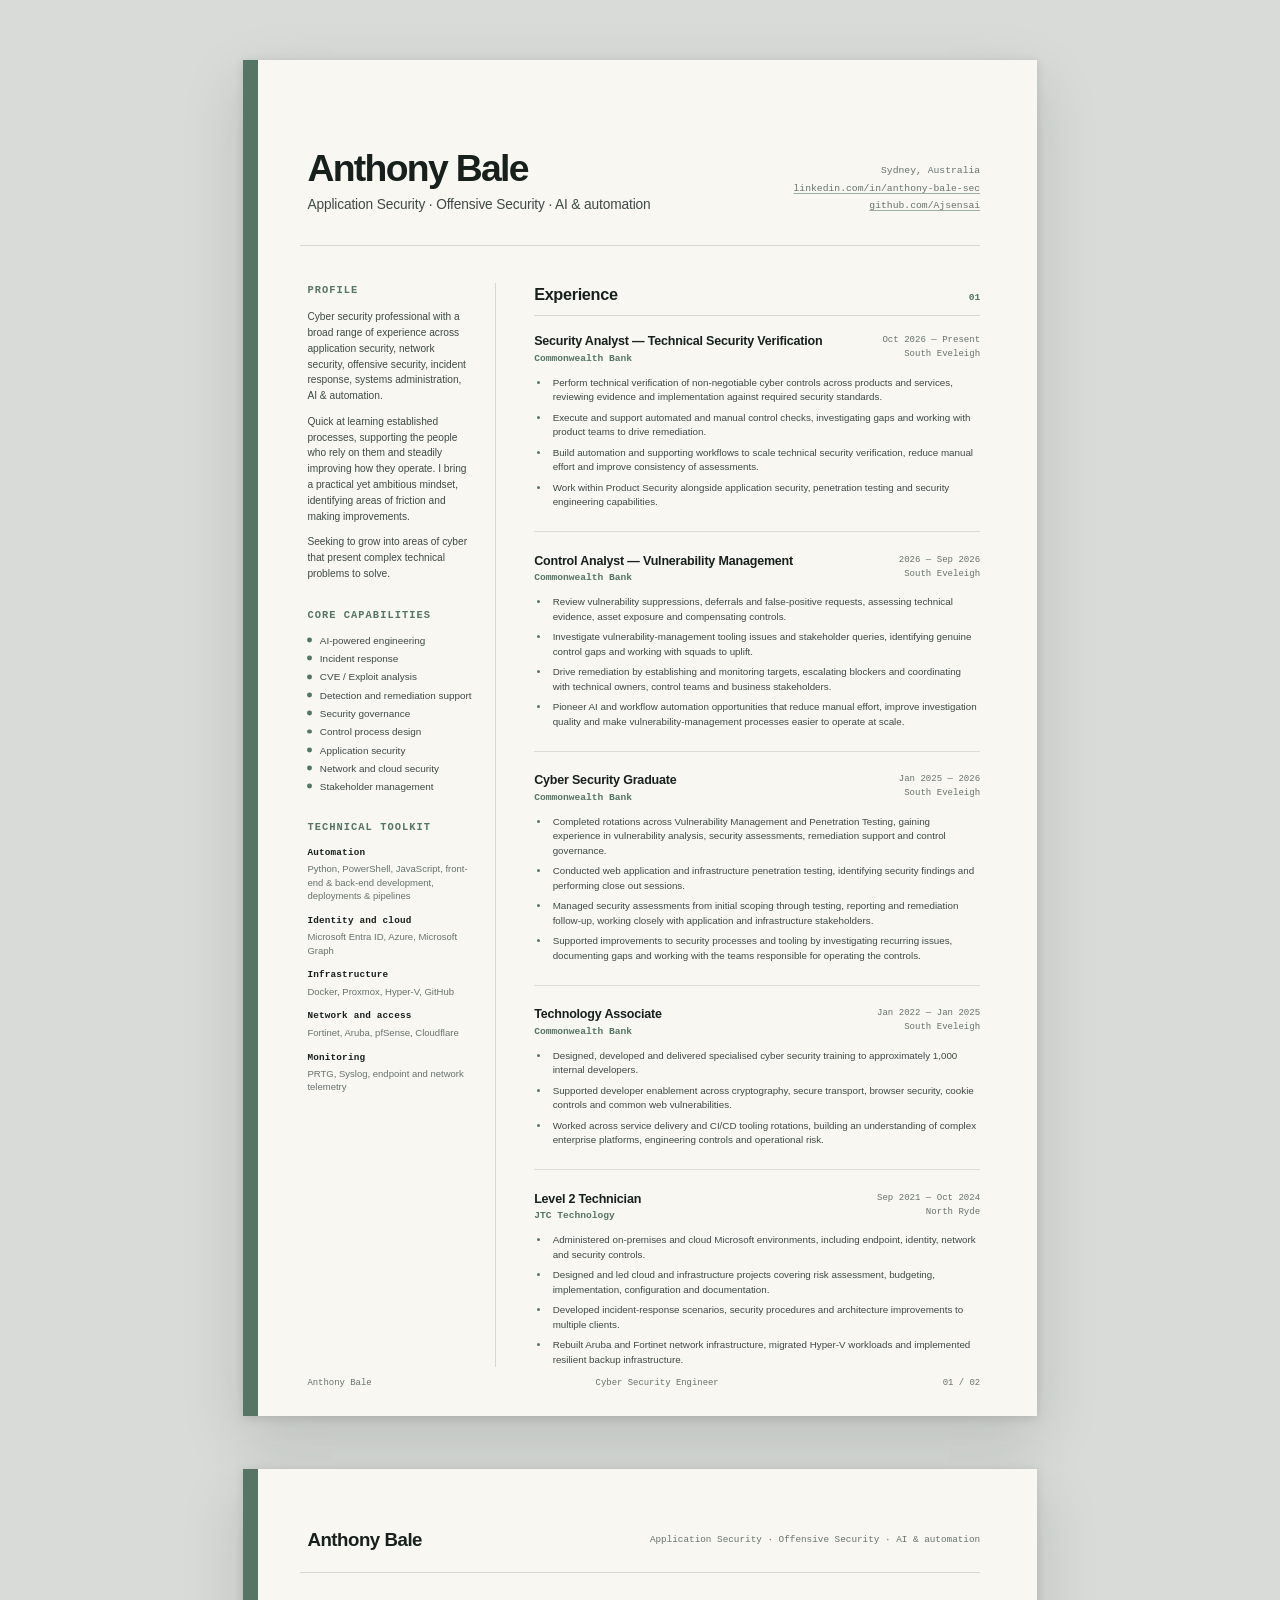
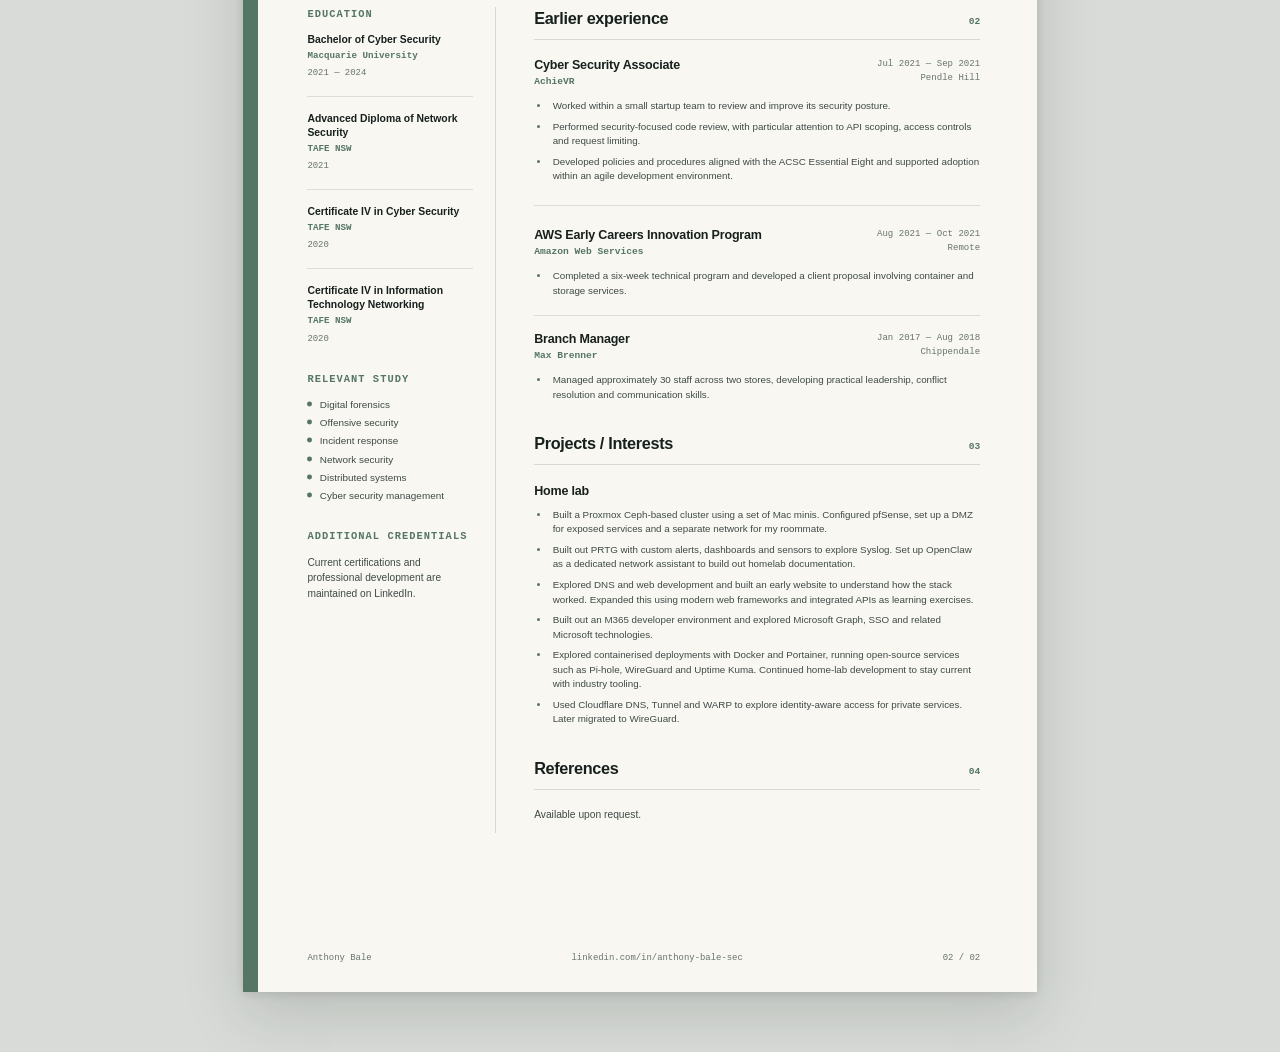
<file: resume/index.html>
<!doctype html>
<!-- Generated by scripts/build.py. Edit templates/ and components/ instead. -->
<html lang="en">
  <head>
    <meta charset="utf-8" />
    <meta name="viewport" content="width=device-width, initial-scale=1" />

    <title>Anthony Bale — Cyber Security Engineer</title>
    <meta
      name="description"
      content="Cyber security engineer experienced in threat investigation, incident response, detection support, security governance and automation."
    />

    <link rel="stylesheet" href="../style.css" />
  </head>

  <body>
    <main class="resume" aria-label="Anthony Bale résumé">
      <section class="page page--one" aria-labelledby="resume-title">
<header class="masthead">
          <div>
            <h1 id="resume-title">Anthony Bale</h1>
            <p class="headline">
              Application Security · Offensive Security · AI & automation
            </p>
          </div>

          <div class="masthead__meta">
            <span>Sydney, Australia</span>
            <a href="https://www.linkedin.com/in/anthony-bale-sec">
              linkedin.com/in/anthony-bale-sec
            </a>
            <a href="https://github.com/Ajsensai">
              github.com/Ajsensai
            </a>
          </div>
        </header>

        <div class="layout">
<aside class="sidebar" aria-label="Professional summary and skills">
            <section class="sidebar-section">
              <h2>Profile</h2>
              <p>
                Cyber security professional with a broad range of experience across application security, network security,
                offensive security, incident response, systems administration, AI & automation.
              </p>
              <p>
                Quick at learning established processes, supporting the people who rely on them and steadily
                improving how they operate. I bring a practical yet ambitious mindset, identifying areas of friction and making improvements.
              </p>
              <p>
                Seeking to grow into areas of cyber that present complex technical problems to solve.
              </p>
            </section>

            <section class="sidebar-section">
              <h2>Core capabilities</h2>
              <ul class="compact-list">
                <li>AI-powered engineering</li>
                <li>Incident response</li>
                <li>CVE / Exploit analysis</li>
                <li>Detection and remediation support</li>
                <li>Security governance</li>
                <li>Control process design</li>
                <li>Application security</li>
                <li>Network and cloud security</li>
                <li>Stakeholder management</li>
              </ul>
            </section>

            <section class="sidebar-section">
              <h2>Technical toolkit</h2>
              <dl class="tool-list">
                <div>
                  <dt>Automation</dt>
                  <dd>Python, PowerShell, JavaScript, front-end & back-end development, deployments & pipelines</dd>
                </div>
                <div>
                  <dt>Identity and cloud</dt>
                  <dd>Microsoft Entra ID, Azure, Microsoft Graph</dd>
                </div>
                <div>
                  <dt>Infrastructure</dt>
                  <dd>Docker, Proxmox, Hyper-V, GitHub</dd>
                </div>
                <div>
                  <dt>Network and access</dt>
                  <dd>Fortinet, Aruba, pfSense, Cloudflare</dd>
                </div>
                <div>
                  <dt>Monitoring</dt>
                  <dd>PRTG, Syslog, endpoint and network telemetry</dd>
                </div>
              </dl>
            </section>
          </aside>

          <div class="content">
<section class="resume-section" aria-labelledby="experience-heading">
              <div class="section-heading">
                <h2 id="experience-heading">Experience</h2>
                <span>01</span>
              </div>

            <article class="role">
              <header class="role__header">
                <div>
                  <h3>Security Analyst — Technical Security Verification</h3>
                  <p>Commonwealth Bank</p>
                </div>
                <div class="role__meta">
                  <span>Oct 2026 — Present</span>
                  <span>South Eveleigh</span>
                </div>
              </header>

              <ul>
                <li>
                  Perform technical verification of non-negotiable cyber controls across
                  products and services, reviewing evidence and implementation against
                  required security standards.
                </li>
                <li>
                  Execute and support automated and manual control checks, investigating
                  gaps and working with product teams to drive remediation.
                </li>
                <li>
                  Build automation and supporting workflows to scale technical security
                  verification, reduce manual effort and improve consistency of assessments.
                </li>
                <li>
                  Work within Product Security alongside application security, penetration
                  testing and security engineering capabilities.
                </li>
              </ul>
            </article>

            <article class="role">
              <header class="role__header">
                <div>
                  <h3>Control Analyst — Vulnerability Management</h3>
                  <p>Commonwealth Bank</p>
                </div>
                <div class="role__meta">
                  <span>2026 — Sep 2026</span>
                  <span>South Eveleigh</span>
                </div>
              </header>

              <ul>
                <li>
                  Review vulnerability suppressions, deferrals and false-positive requests,
                  assessing technical evidence, asset exposure and compensating controls.
                </li>
                <li>
                  Investigate vulnerability-management tooling issues and stakeholder queries,
                  identifying genuine control gaps and working with squads to uplift.
                </li>
                <li>
                  Drive remediation by establishing and monitoring targets, escalating blockers
                  and coordinating with technical owners, control teams and business stakeholders.
                </li>
                <li>
                  Pioneer AI and workflow automation opportunities that reduce manual effort,
                  improve investigation quality and make vulnerability-management processes
                  easier to operate at scale.
                </li>
              </ul>
            </article>

            <article class="role">
              <header class="role__header">
                <div>
                  <h3>Cyber Security Graduate</h3>
                  <p>Commonwealth Bank</p>
                </div>
                <div class="role__meta">
                  <span>Jan 2025 — 2026</span>
                  <span>South Eveleigh</span>
                </div>
              </header>

              <ul>
                <li>
                  Completed rotations across Vulnerability Management and Penetration Testing,
                  gaining experience in vulnerability analysis, security assessments,
                  remediation support and control governance.
                </li>
                <li>
                  Conducted web application and infrastructure penetration testing, identifying
                  security findings and performing close out sessions.
                </li>
                <li>
                  Managed security assessments from initial scoping through testing, reporting
                  and remediation follow-up, working closely with application and infrastructure
                  stakeholders.
                </li>
                <li>
                  Supported improvements to security processes and tooling by investigating
                  recurring issues, documenting gaps and working with the teams responsible for
                  operating the controls.
                </li>
              </ul>
            </article>

              <article class="role">
                <header class="role__header">
                  <div>
                    <h3>Technology Associate</h3>
                    <p>Commonwealth Bank</p>
                  </div>
                  <div class="role__meta">
                    <span>Jan 2022 — Jan 2025</span>
                    <span>South Eveleigh</span>
                  </div>
                </header>

                <ul>
                  <li>
                    Designed, developed and delivered specialised cyber security
                    training to approximately 1,000 internal developers.
                  </li>
                  <li>
                    Supported developer enablement across cryptography, secure
                    transport, browser security, cookie controls and common web
                    vulnerabilities.
                  </li>
                  <li>
                    Worked across service delivery and CI/CD tooling rotations,
                    building an understanding of complex enterprise platforms,
                    engineering controls and operational risk.
                  </li>
                </ul>
              </article>

              <article class="role">
                <header class="role__header">
                  <div>
                    <h3>Level 2 Technician</h3>
                    <p>JTC Technology</p>
                  </div>
                  <div class="role__meta">
                    <span>Sep 2021 — Oct 2024</span>
                    <span>North Ryde</span>
                  </div>
                </header>

                <ul>
                  <li>
                    Administered on-premises and cloud Microsoft environments,
                    including endpoint, identity, network and security controls.
                  </li>
                  <li>
                    Designed and led cloud and infrastructure projects covering risk
                    assessment, budgeting, implementation, configuration and
                    documentation.
                  </li>
                  <li>
                    Developed incident-response scenarios, security procedures and
                    architecture improvements to multiple clients.
                  </li>
                  <li>
                    Rebuilt Aruba and Fortinet network infrastructure, migrated
                    Hyper-V workloads and implemented resilient backup infrastructure.
                  </li>
                </ul>
              </article>
            </section>
          </div>
        </div>

        <footer class="page-footer">
          <span>Anthony Bale</span>
          <span>Cyber Security Engineer</span>
          <span>01 / 02</span>
        </footer>
      </section>

      <section class="page page--two" aria-label="Résumé page two">
<header class="continuation-header">
          <div>
            <strong>Anthony Bale</strong>
          </div>
          <span>Application Security · Offensive Security · AI & automation</span>
        </header>

        <div class="layout layout--second">
<aside class="sidebar" aria-label="Education and additional information">
            <section class="sidebar-section">
              <h2>Education</h2>

              <div class="education-entry">
                <h3>Bachelor of Cyber Security</h3>
                <p>Macquarie University</p>
                <span>2021 — 2024</span>
              </div>

              <div class="education-entry">
                <h3>Advanced Diploma of Network Security</h3>
                <p>TAFE NSW</p>
                <span>2021</span>
              </div>

              <div class="education-entry">
                <h3>Certificate IV in Cyber Security</h3>
                <p>TAFE NSW</p>
                <span>2020</span>
              </div>

              <div class="education-entry">
                <h3>Certificate IV in Information Technology Networking</h3>
                <p>TAFE NSW</p>
                <span>2020</span>
              </div>
            </section>

            <section class="sidebar-section">
              <h2>Relevant study</h2>
              <ul class="compact-list">
                <li>Digital forensics</li>
                <li>Offensive security</li>
                <li>Incident response</li>
                <li>Network security</li>
                <li>Distributed systems</li>
                <li>Cyber security management</li>
              </ul>
            </section>

            <section class="sidebar-section">
              <h2>Additional credentials</h2>
              <p>
                Current certifications and professional development are maintained
                on LinkedIn.
              </p>
            </section>
          </aside>

          <div class="content">
<section class="resume-section" aria-labelledby="earlier-experience-heading">
              <div class="section-heading">
                <h2 id="earlier-experience-heading">Earlier experience</h2>
                <span>02</span>
              </div>

              <article class="role">
                <header class="role__header">
                  <div>
                    <h3>Cyber Security Associate</h3>
                    <p>AchieVR</p>
                  </div>
                  <div class="role__meta">
                    <span>Jul 2021 — Sep 2021</span>
                    <span>Pendle Hill</span>
                  </div>
                </header>

                <ul>
                  <li>
                    Worked within a small startup team to review and improve its
                    security posture.
                  </li>
                  <li>
                    Performed security-focused code review, with particular attention
                    to API scoping, access controls and request limiting.
                  </li>
                  <li>
                    Developed policies and procedures aligned with the ACSC Essential
                    Eight and supported adoption within an agile development
                    environment.
                  </li>
                </ul>
              </article>

              <article class="role role--compact">
                <header class="role__header">
                  <div>
                    <h3>AWS Early Careers Innovation Program</h3>
                    <p>Amazon Web Services</p>
                  </div>
                  <div class="role__meta">
                    <span>Aug 2021 — Oct 2021</span>
                    <span>Remote</span>
                  </div>
                </header>

                <ul>
                  <li>
                    Completed a six-week technical program and developed a client
                    proposal involving container and storage services.
                  </li>
                </ul>
              </article>

              <article class="role role--compact">
                <header class="role__header">
                  <div>
                    <h3>Branch Manager</h3>
                    <p>Max Brenner</p>
                  </div>
                  <div class="role__meta">
                    <span>Jan 2017 — Aug 2018</span>
                    <span>Chippendale</span>
                  </div>
                </header>

                <ul>
                  <li>
                    Managed approximately 30 staff across two stores, developing
                    practical leadership, conflict resolution and communication
                    skills.
                  </li>
                </ul>
              </article>
            </section>

<section class="resume-section" aria-labelledby="projects-heading">
              <div class="section-heading">
                <h2 id="projects-heading">Projects / Interests</h2>
                <span>03</span>
              </div>

              <article class="project">
                <header>
                  <h3>Home lab</h3>
                </header>
                <ul>
                  <li>
                    Built a Proxmox Ceph-based cluster using a set of Mac minis. Configured pfSense,
                    set up a DMZ for exposed services and a separate network for my roommate.
                  </li>
                  <li>
                    Built out PRTG with custom alerts, dashboards and sensors to explore Syslog.
                    Set up OpenClaw as a dedicated network assistant to build out homelab documentation.
                  </li>
                  <li>
                    Explored DNS and web development and built an early website to understand how the stack worked.
                    Expanded this using modern web frameworks and integrated APIs as learning exercises.
                  </li>
                  <li>
                    Built out an M365 developer environment and explored Microsoft Graph, SSO and related Microsoft technologies.
                  </li>
                  <li>
                    Explored containerised deployments with Docker and Portainer, running open-source services such as
                    Pi-hole, WireGuard and Uptime Kuma. Continued home-lab development to stay current with industry tooling.
                  </li>
                  <li>
                    Used Cloudflare DNS, Tunnel and WARP to explore identity-aware
                    access for private services. Later migrated to WireGuard.
                  </li>
                </ul>
              </article>
            </section>

<section class="resume-section closing-section" aria-labelledby="references-heading">
              <div class="section-heading">
                <h2 id="references-heading">References</h2>
                <span>04</span>
              </div>
              <p>Available upon request.</p>
            </section>
          </div>
        </div>

        <footer class="page-footer">
          <span>Anthony Bale</span>
          <span>linkedin.com/in/anthony-bale-sec</span>
          <span>02 / 02</span>
        </footer>
      </section>
    </main>
  </body>
</html>
</file>
<file: style.css>
@page {
  size: A4 portrait;
  margin: 0;
}

:root {
  --page-width: 210mm;
  --page-height: 297mm;

  --ink: #17201d;
  --ink-soft: #3f4a46;
  --muted: #68736e;
  --paper: #f8f7f2;
  --paper-deep: #efeee8;
  --line: #d6d8d2;
  --accent: #557565;
  --accent-soft: #dfe8e1;

  --sans: Inter, "Segoe UI", Roboto, Helvetica, Arial, sans-serif;
  --mono: "SFMono-Regular", Consolas, "Liberation Mono", Menlo, monospace;
}

* {
  box-sizing: border-box;
}

html {
  background: #d8dbd7;
  color: var(--ink);
  font-family: var(--sans);
  font-size: 10px;
  line-height: 1.45;
  text-rendering: optimizeLegibility;
  -webkit-font-smoothing: antialiased;
}

body {
  margin: 0;
  min-width: var(--page-width);
  background: #d8dbd7;
}

a {
  color: inherit;
  text-decoration-color: rgba(85, 117, 101, 0.55);
  text-decoration-thickness: 0.08em;
  text-underline-offset: 0.18em;
}

a:hover {
  color: var(--accent);
}

.resume {
  width: var(--page-width);
  margin: 16mm auto;
}

.page {
  position: relative;
  width: var(--page-width);
  min-height: var(--page-height);
  padding: 15mm 15mm 13mm;
  overflow: hidden;
  background: var(--paper);
  box-shadow:
    0 22px 58px rgba(18, 28, 24, 0.15),
    0 2px 9px rgba(18, 28, 24, 0.12);
}

.page + .page {
  margin-top: 14mm;
}

.page::before {
  position: absolute;
  inset: 0 auto 0 0;
  width: 4mm;
  background: var(--accent);
  content: "";
}

.masthead {
  display: flex;
  align-items: flex-end;
  justify-content: space-between;
  gap: 12mm;
  min-height: 34mm;
  margin-bottom: 10mm;
  padding: 0 0 8mm 2mm;
  border-bottom: 1px solid var(--line);
}

.eyebrow {
  margin: 0 0 2.5mm;
  color: var(--accent);
  font-family: var(--mono);
  font-size: 8.2pt;
  font-weight: 700;
  letter-spacing: 0.12em;
  text-transform: uppercase;
}

h1,
h2,
h3,
p {
  margin-top: 0;
}

h1 {
  margin-bottom: 1.8mm;
  font-size: 28pt;
  font-weight: 680;
  letter-spacing: -0.045em;
  line-height: 1;
}

.headline {
  margin: 0;
  color: var(--ink-soft);
  font-size: 10.3pt;
  font-weight: 520;
  letter-spacing: -0.01em;
}

.masthead__meta {
  display: grid;
  gap: 1.15mm;
  min-width: 58mm;
  padding-bottom: 0.6mm;
  color: var(--muted);
  font-family: var(--mono);
  font-size: 7.3pt;
  line-height: 1.35;
  text-align: right;
}

.layout {
  display: grid;
  grid-template-columns: 50mm minmax(0, 1fr);
  gap: 10mm;
  padding-left: 2mm;
}

.sidebar {
  padding: 0 6mm 0 0;
  border-right: 1px solid var(--line);
}

.sidebar-section + .sidebar-section {
  margin-top: 7mm;
}

.sidebar h2 {
  margin-bottom: 2.8mm;
  color: var(--accent);
  font-family: var(--mono);
  font-size: 7.8pt;
  font-weight: 700;
  letter-spacing: 0.1em;
  text-transform: uppercase;
}

.sidebar p {
  margin-bottom: 2.6mm;
  color: var(--ink-soft);
  font-size: 7.65pt;
  line-height: 1.55;
}

.compact-list {
  display: grid;
  gap: 1.3mm;
  margin: 0;
  padding: 0;
  list-style: none;
}

.compact-list li {
  position: relative;
  padding-left: 3.3mm;
  color: var(--ink-soft);
  font-size: 7.45pt;
  line-height: 1.35;
}

.compact-list li::before {
  position: absolute;
  left: 0;
  top: 0.62em;
  width: 1.3mm;
  height: 1.3mm;
  border-radius: 50%;
  background: var(--accent);
  content: "";
  transform: translateY(-50%);
}

.tool-list {
  display: grid;
  gap: 3mm;
  margin: 0;
}

.tool-list div {
  break-inside: avoid;
}

.tool-list dt {
  margin-bottom: 0.7mm;
  color: var(--ink);
  font-family: var(--mono);
  font-size: 7pt;
  font-weight: 700;
  letter-spacing: 0.02em;
}

.tool-list dd {
  margin: 0;
  color: var(--muted);
  font-size: 7.15pt;
  line-height: 1.42;
}

.content {
  min-width: 0;
}

.resume-section + .resume-section {
  margin-top: 8mm;
}

.section-heading {
  display: flex;
  align-items: baseline;
  justify-content: space-between;
  margin-bottom: 4.8mm;
  padding-bottom: 2.2mm;
  border-bottom: 1px solid var(--line);
}

.section-heading h2 {
  margin: 0;
  font-size: 12.2pt;
  font-weight: 700;
  letter-spacing: -0.02em;
}

.section-heading span {
  color: var(--accent);
  font-family: var(--mono);
  font-size: 7.2pt;
  font-weight: 700;
}

.role,
.project {
  break-inside: avoid;
}

.role + .role,
.project + .project {
  margin-top: 5.7mm;
  padding-top: 5.7mm;
  border-top: 1px solid rgba(214, 216, 210, 0.82);
}

.role__header {
  display: flex;
  align-items: flex-start;
  justify-content: space-between;
  gap: 8mm;
  margin-bottom: 2.7mm;
}

.role__header h3,
.project h3 {
  margin: 0 0 0.6mm;
  font-size: 9.4pt;
  font-weight: 720;
  letter-spacing: -0.015em;
  line-height: 1.2;
}

.role__header p {
  margin: 0;
  color: var(--accent);
  font-family: var(--mono);
  font-size: 7.2pt;
  font-weight: 700;
}

.role__meta {
  display: grid;
  gap: 0.4mm;
  flex: 0 0 auto;
  color: var(--muted);
  font-family: var(--mono);
  font-size: 6.8pt;
  line-height: 1.35;
  text-align: right;
}

.role ul,
.project ul {
  display: grid;
  gap: 1.6mm;
  margin: 0;
  padding-left: 4.2mm;
}

.role li,
.project li {
  padding-left: 0.7mm;
  color: var(--ink-soft);
  font-size: 7.35pt;
  line-height: 1.48;
}

.role li::marker,
.project li::marker {
  color: var(--accent);
}

.role--compact + .role--compact {
  margin-top: 4.3mm;
  padding-top: 4.3mm;
}

.project header {
  margin-bottom: 2.5mm;
}

.project header span {
  color: var(--muted);
  font-family: var(--mono);
  font-size: 6.85pt;
  line-height: 1.35;
}

.page-footer {
  position: absolute;
  right: 15mm;
  bottom: 7mm;
  left: 17mm;
  display: flex;
  justify-content: space-between;
  gap: 5mm;
  color: var(--muted);
  font-family: var(--mono);
  font-size: 6.7pt;
}

.continuation-header {
  display: flex;
  align-items: center;
  justify-content: space-between;
  gap: 10mm;
  margin-bottom: 9mm;
  padding: 0 0 5mm 2mm;
  border-bottom: 1px solid var(--line);
  color: var(--muted);
  font-family: var(--mono);
  font-size: 7pt;
}

.continuation-header div {
  display: flex;
  align-items: baseline;
  gap: 3mm;
}

.continuation-header strong {
  color: var(--ink);
  font-family: var(--sans);
  font-size: 14pt;
  letter-spacing: -0.025em;
}

.layout--second {
  grid-template-columns: 50mm minmax(0, 1fr);
}

.education-entry + .education-entry {
  margin-top: 4mm;
  padding-top: 4mm;
  border-top: 1px solid rgba(214, 216, 210, 0.82);
}

.education-entry h3 {
  margin-bottom: 0.7mm;
  font-size: 7.8pt;
  line-height: 1.35;
}

.education-entry p {
  margin-bottom: 0.5mm;
  color: var(--accent);
  font-family: var(--mono);
  font-size: 6.9pt;
  font-weight: 700;
}

.education-entry span {
  color: var(--muted);
  font-family: var(--mono);
  font-size: 6.7pt;
}

.closing-section p {
  color: var(--ink-soft);
  font-size: 7.7pt;
}


@media print {
  html,
  body {
    background: white;
  }

  body {
    min-width: var(--page-width);
  }

  .resume {
    margin: 0;
  }

  .page {
    min-height: var(--page-height);
    box-shadow: none;
    page-break-after: always;
  }

  .page:last-child {
    page-break-after: auto;
  }

  a {
    text-decoration: none;
  }
}
</file>
